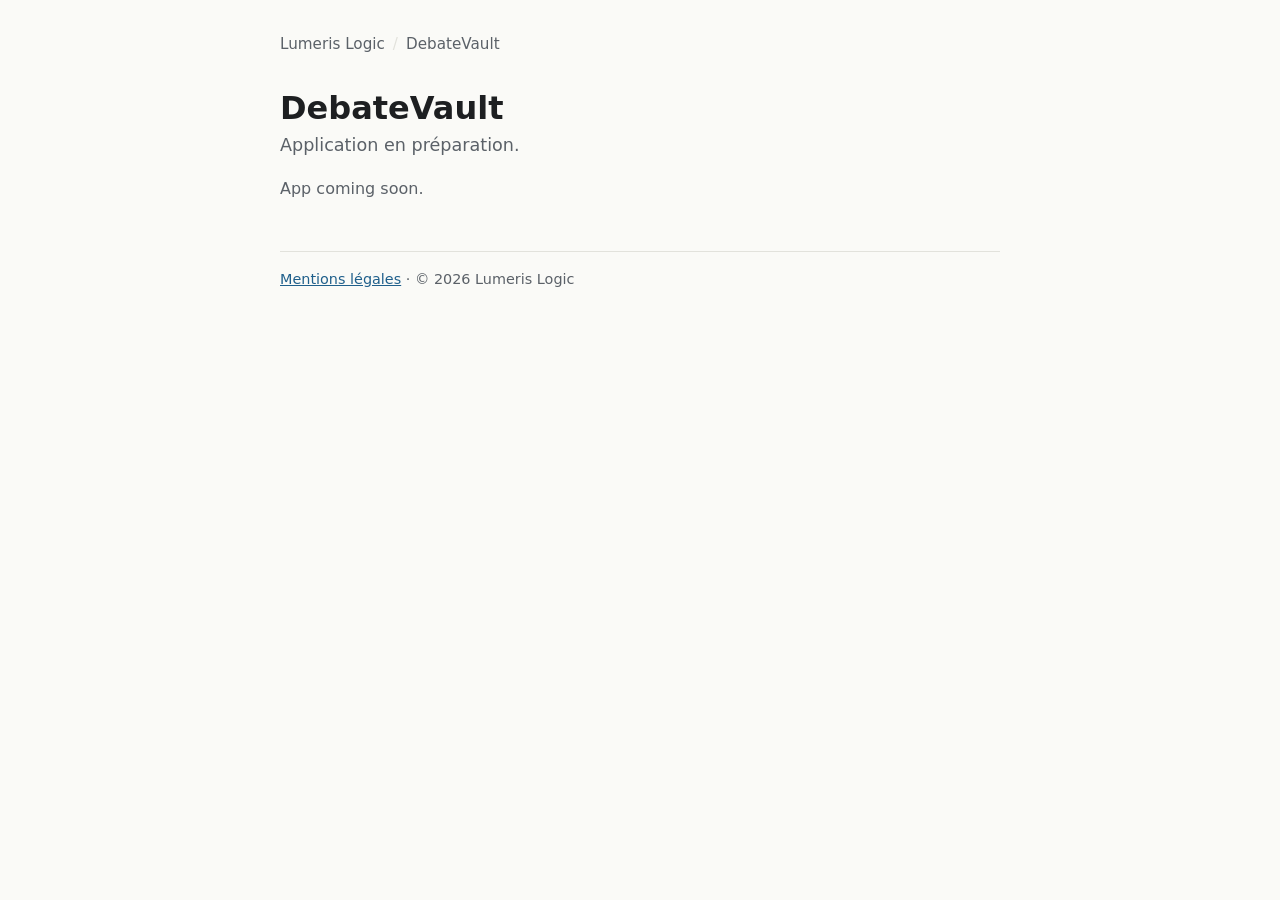
<file: debatevault/index.html>
<!doctype html>
<html lang="fr">
<head>
<meta charset="utf-8">
<meta name="viewport" content="width=device-width, initial-scale=1">
<title>DebateVault</title>
<!-- Page d'attente : remplacer le contenu et retirer noindex avant la sortie de DebateVault. -->
<meta name="robots" content="noindex">
<link rel="stylesheet" href="/assets/site.css">
</head>
<body>
<main>

<header class="site-header">
  <nav class="crumbs" aria-label="Fil d'Ariane"><a href="/">Lumeris Logic</a><span aria-hidden="true">/</span><a href="/debatevault/">DebateVault</a></nav>
</header>

<h1>DebateVault</h1>
<p class="lede">Application en préparation.</p>
<p lang="en" class="placeholder">App coming soon.</p>

<footer class="site-footer">
  <p><a href="/mentions-legales/">Mentions légales</a> · © 2026 Lumeris Logic</p>
</footer>

</main>
</body>
</html>
</file>
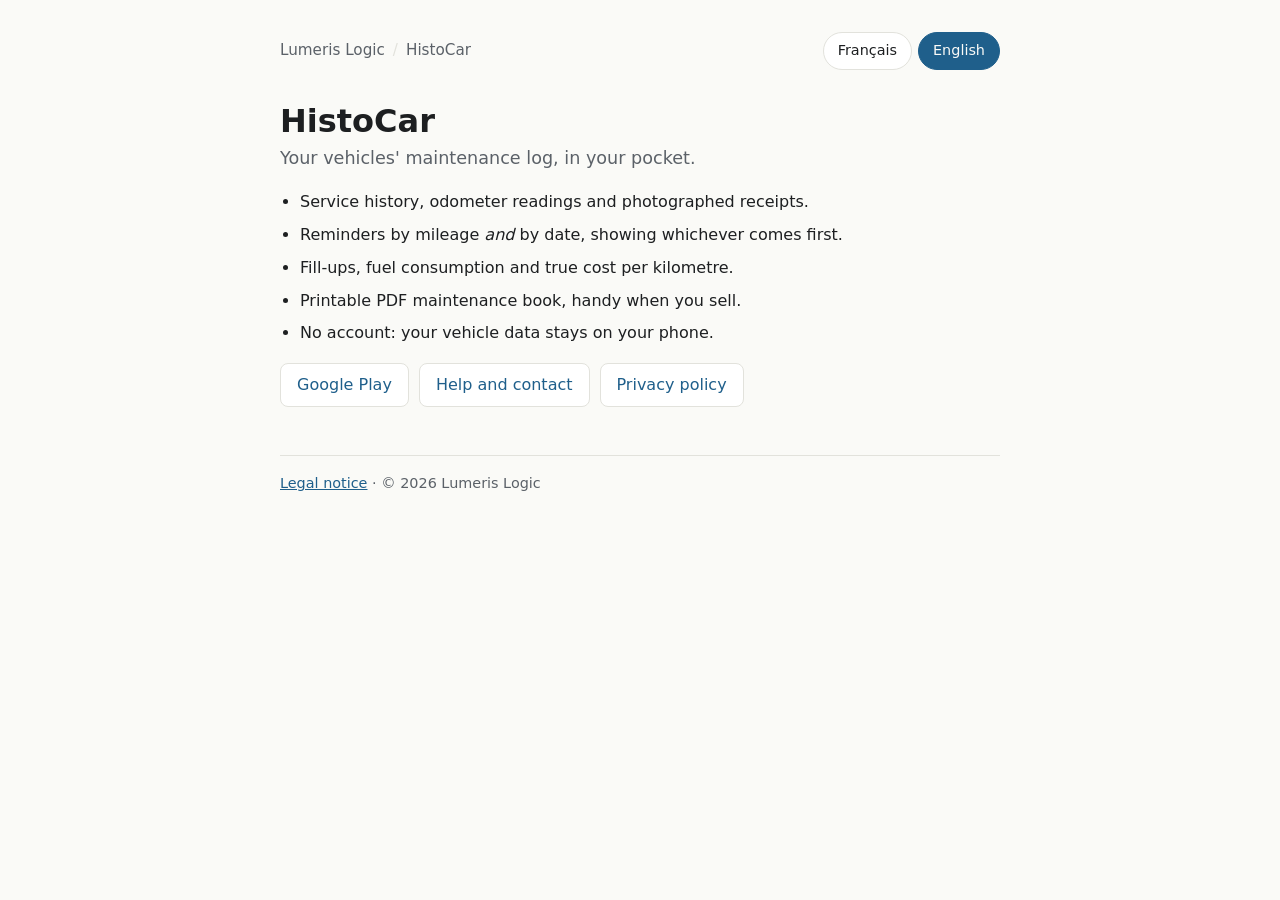
<file: histocar/index.html>
<!doctype html>
<html lang="fr">
<head>
<meta charset="utf-8">
<meta name="viewport" content="width=device-width, initial-scale=1">
<title>HistoCar — Lumeris Logic</title>
<meta name="description" content="HistoCar : carnet d'entretien, rappels, coût réel et export PDF de votre véhicule. / Maintenance log, reminders, true cost and PDF export for your vehicle.">
<script>document.documentElement.classList.add('js');</script>
<link rel="stylesheet" href="/assets/site.css">
</head>
<body>
<main>

<header class="site-header">
  <nav class="crumbs" aria-label="Fil d'Ariane"><a href="/">Lumeris Logic</a><span aria-hidden="true">/</span><a href="/histocar/">HistoCar</a></nav>
  <div class="lang-switch" role="group" aria-label="Langue / Language">
    <button type="button" data-lang="fr" aria-pressed="false">Français</button>
    <button type="button" data-lang="en" aria-pressed="false">English</button>
  </div>
</header>

<section lang="fr" data-title="HistoCar — Lumeris Logic">
<h1>HistoCar</h1>
<p class="lede">Le carnet d'entretien de vos véhicules, dans votre poche.</p>
<ul>
  <li>Historique des entretiens, relevés kilométriques et justificatifs photographiés.</li>
  <li>Rappels selon le kilométrage <em>et</em> la date, avec l'échéance qui tombe en premier.</li>
  <li>Pleins, consommation et coût réel au kilomètre.</li>
  <li>Carnet d'entretien imprimable en PDF, pratique pour une revente.</li>
  <li>Sans compte : vos données de véhicule restent sur votre téléphone.</li>
</ul>
<ul class="links">
  <li><a href="https://play.google.com/store/apps/details?id=com.histocar.app">Google Play</a></li>
  <li><a href="/histocar/support/#fr">Aide et contact</a></li>
  <li><a href="/histocar/privacy/#fr">Politique de confidentialité</a></li>
</ul>
<footer class="site-footer">
  <p><a href="/mentions-legales/">Mentions légales</a> · © 2026 Lumeris Logic</p>
</footer>
</section>

<section lang="en" data-title="HistoCar — Lumeris Logic">
<h1>HistoCar</h1>
<p class="lede">Your vehicles' maintenance log, in your pocket.</p>
<ul>
  <li>Service history, odometer readings and photographed receipts.</li>
  <li>Reminders by mileage <em>and</em> by date, showing whichever comes first.</li>
  <li>Fill-ups, fuel consumption and true cost per kilometre.</li>
  <li>Printable PDF maintenance book, handy when you sell.</li>
  <li>No account: your vehicle data stays on your phone.</li>
</ul>
<ul class="links">
  <li><a href="https://play.google.com/store/apps/details?id=com.histocar.app">Google Play</a></li>
  <li><a href="/histocar/support/#en">Help and contact</a></li>
  <li><a href="/histocar/privacy/#en">Privacy policy</a></li>
</ul>
<footer class="site-footer">
  <p><a href="/mentions-legales/">Legal notice</a> · © 2026 Lumeris Logic</p>
</footer>
</section>

</main>
<script src="/assets/lang-switch.js"></script>
</body>
</html>
</file>
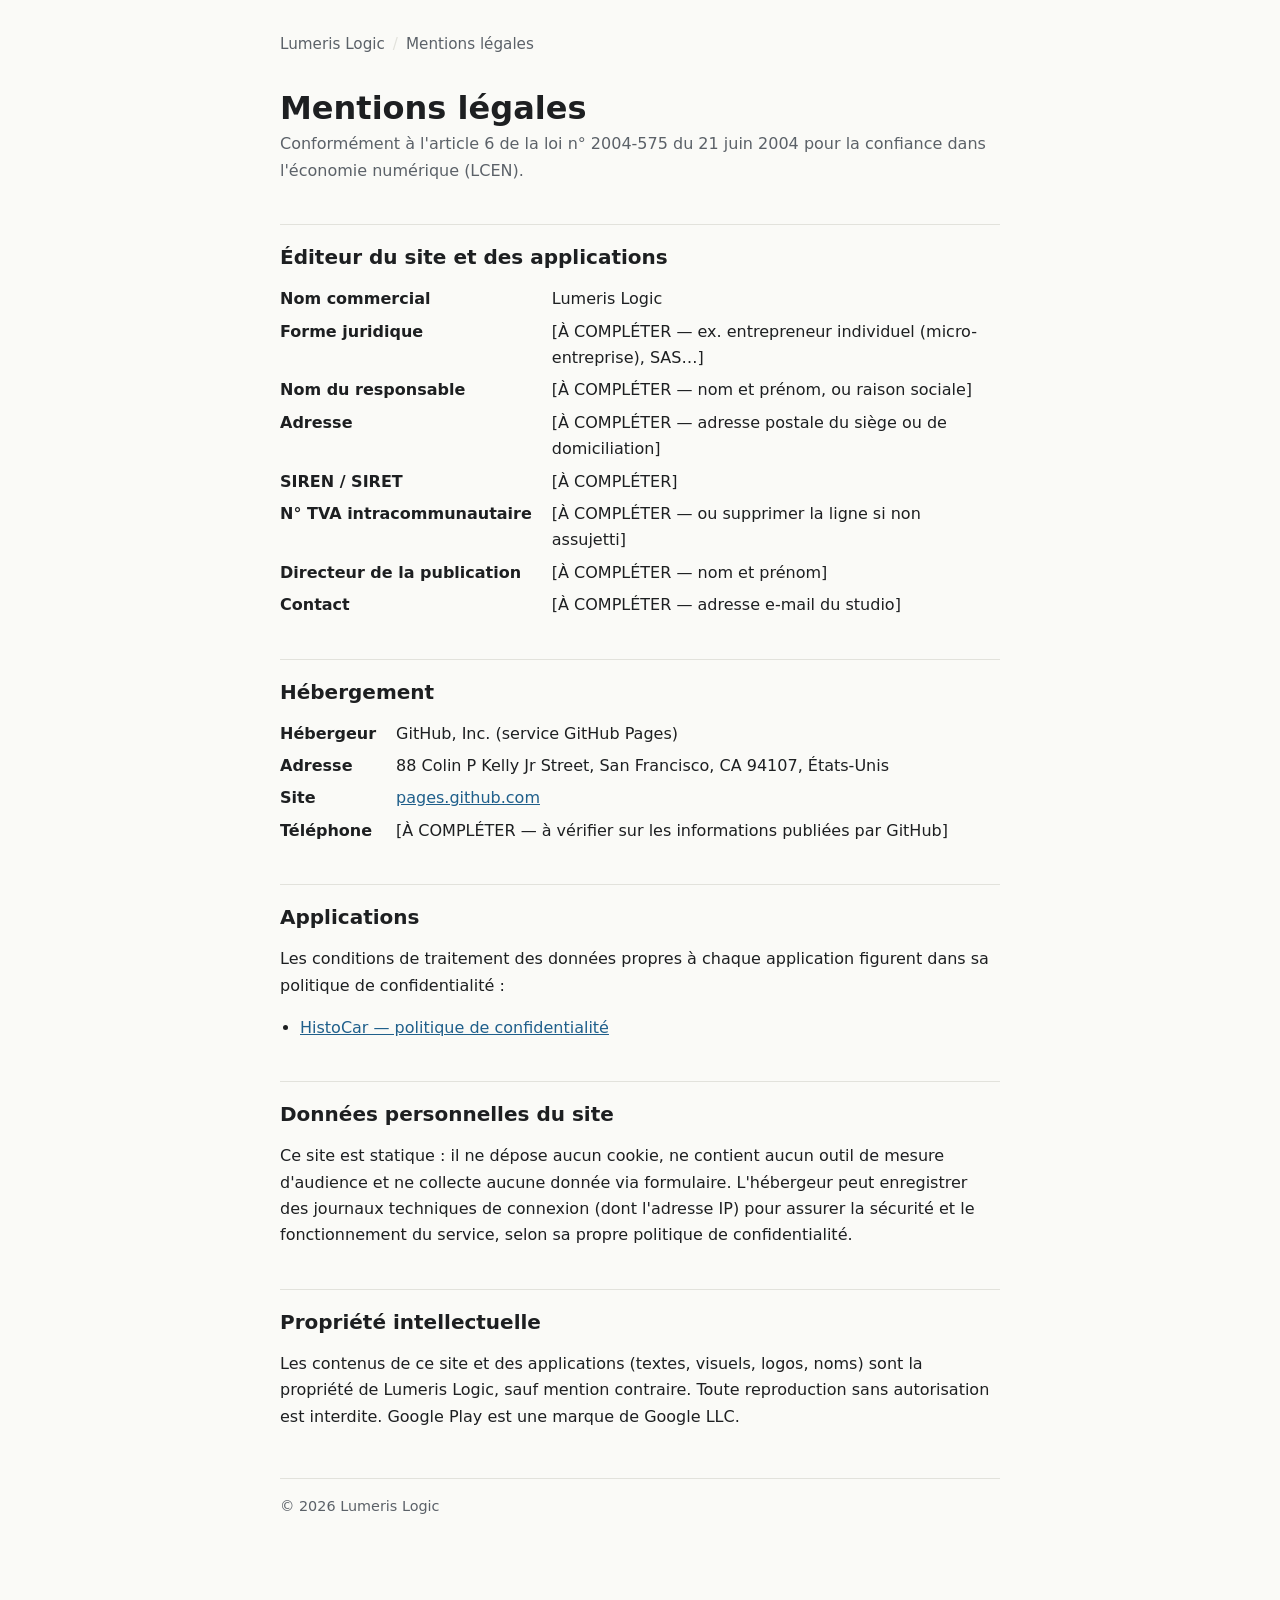
<file: mentions-legales/index.html>
<!doctype html>
<html lang="fr">
<head>
<meta charset="utf-8">
<meta name="viewport" content="width=device-width, initial-scale=1">
<title>Mentions légales — Lumeris Logic</title>
<!-- À RETIRER une fois tous les champs [À COMPLÉTER] renseignés. -->
<meta name="robots" content="noindex">
<link rel="stylesheet" href="/assets/site.css">
</head>
<body>
<main>

<header class="site-header">
  <nav class="crumbs" aria-label="Fil d'Ariane"><a href="/">Lumeris Logic</a><span aria-hidden="true">/</span><a href="/mentions-legales/">Mentions légales</a></nav>
</header>

<h1>Mentions légales</h1>
<p class="meta">Conformément à l'article 6 de la loi n° 2004-575 du 21 juin 2004 pour la confiance dans l'économie numérique (LCEN).</p>

<h2>Éditeur du site et des applications</h2>
<dl class="facts">
  <dt>Nom commercial</dt><dd>Lumeris Logic</dd>
  <dt>Forme juridique</dt><dd>[À COMPLÉTER — ex. entrepreneur individuel (micro-entreprise), SAS…]</dd>
  <dt>Nom du responsable</dt><dd>[À COMPLÉTER — nom et prénom, ou raison sociale]</dd>
  <dt>Adresse</dt><dd>[À COMPLÉTER — adresse postale du siège ou de domiciliation]</dd>
  <dt>SIREN / SIRET</dt><dd>[À COMPLÉTER]</dd>
  <dt>N° TVA intracommunautaire</dt><dd>[À COMPLÉTER — ou supprimer la ligne si non assujetti]</dd>
  <dt>Directeur de la publication</dt><dd>[À COMPLÉTER — nom et prénom]</dd>
  <dt>Contact</dt><dd>[À COMPLÉTER — adresse e-mail du studio]</dd>
</dl>

<h2>Hébergement</h2>
<dl class="facts">
  <dt>Hébergeur</dt><dd>GitHub, Inc. (service GitHub Pages)</dd>
  <dt>Adresse</dt><dd>88 Colin P Kelly Jr Street, San Francisco, CA 94107, États-Unis</dd>
  <dt>Site</dt><dd><a href="https://pages.github.com/" rel="noopener">pages.github.com</a></dd>
  <dt>Téléphone</dt><dd>[À COMPLÉTER — à vérifier sur les informations publiées par GitHub]</dd>
</dl>

<h2>Applications</h2>
<p>Les conditions de traitement des données propres à chaque application figurent dans sa politique de
confidentialité :</p>
<ul>
  <li><a href="/histocar/privacy/">HistoCar — politique de confidentialité</a></li>
</ul>

<h2>Données personnelles du site</h2>
<p>Ce site est statique : il ne dépose aucun cookie, ne contient aucun outil de mesure d'audience et ne collecte
aucune donnée via formulaire. L'hébergeur peut enregistrer des journaux techniques de connexion (dont l'adresse IP)
pour assurer la sécurité et le fonctionnement du service, selon sa propre politique de confidentialité.</p>

<h2>Propriété intellectuelle</h2>
<p>Les contenus de ce site et des applications (textes, visuels, logos, noms) sont la propriété de Lumeris Logic,
sauf mention contraire. Toute reproduction sans autorisation est interdite. Google Play est une marque de Google LLC.</p>

<footer class="site-footer">
  <p>© 2026 Lumeris Logic</p>
</footer>

</main>
</body>
</html>
</file>
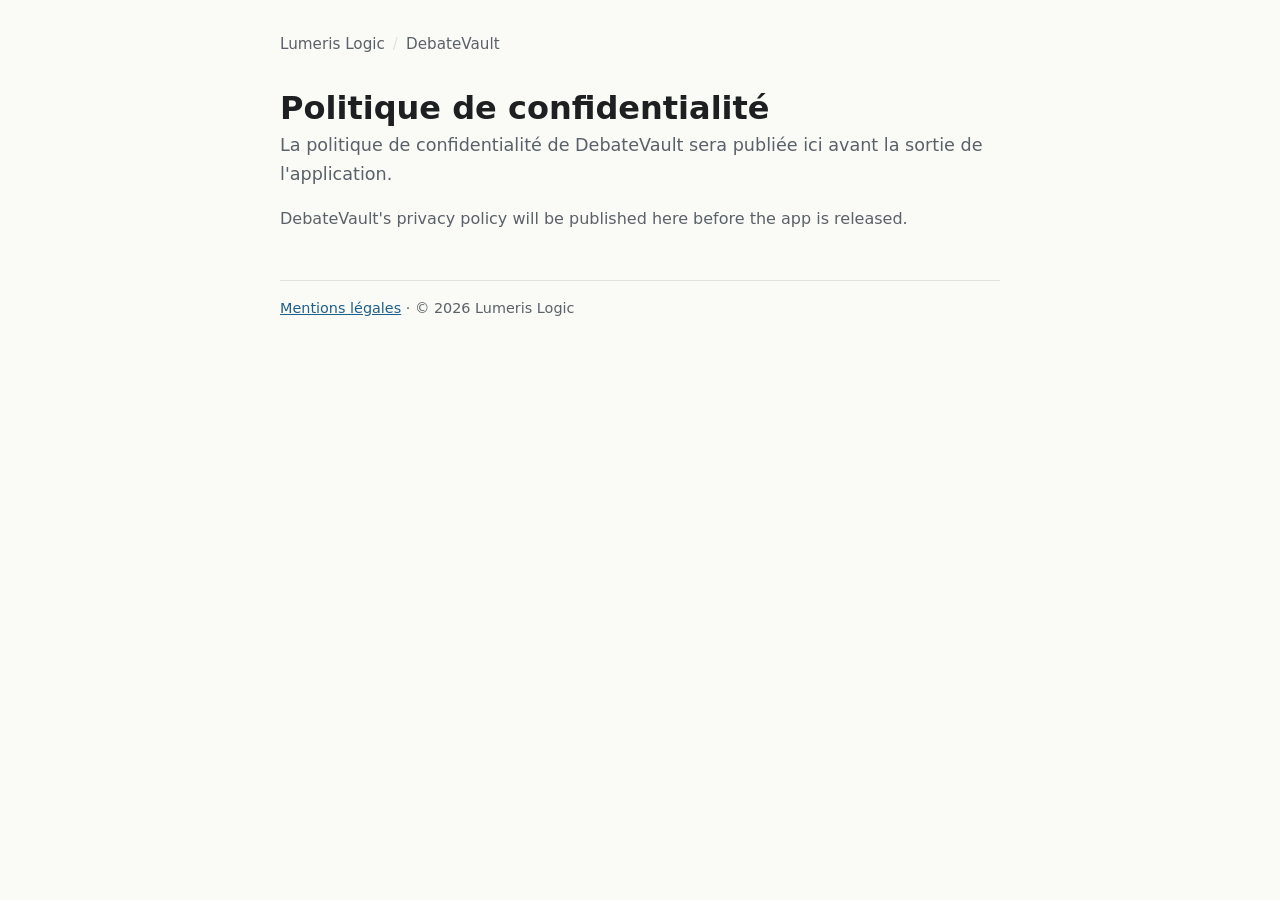
<file: debatevault/privacy/index.html>
<!doctype html>
<html lang="fr">
<head>
<meta charset="utf-8">
<meta name="viewport" content="width=device-width, initial-scale=1">
<title>Politique de confidentialité — DebateVault</title>
<!-- Page d'attente : remplacer le contenu et retirer noindex avant la sortie de DebateVault. -->
<meta name="robots" content="noindex">
<link rel="stylesheet" href="/assets/site.css">
</head>
<body>
<main>

<header class="site-header">
  <nav class="crumbs" aria-label="Fil d'Ariane"><a href="/">Lumeris Logic</a><span aria-hidden="true">/</span><a href="/debatevault/">DebateVault</a></nav>
</header>

<h1>Politique de confidentialité</h1>
<p class="lede">La politique de confidentialité de DebateVault sera publiée ici avant la sortie de l'application.</p>
<p lang="en" class="placeholder">DebateVault's privacy policy will be published here before the app is released.</p>

<footer class="site-footer">
  <p><a href="/mentions-legales/">Mentions légales</a> · © 2026 Lumeris Logic</p>
</footer>

</main>
</body>
</html>
</file>
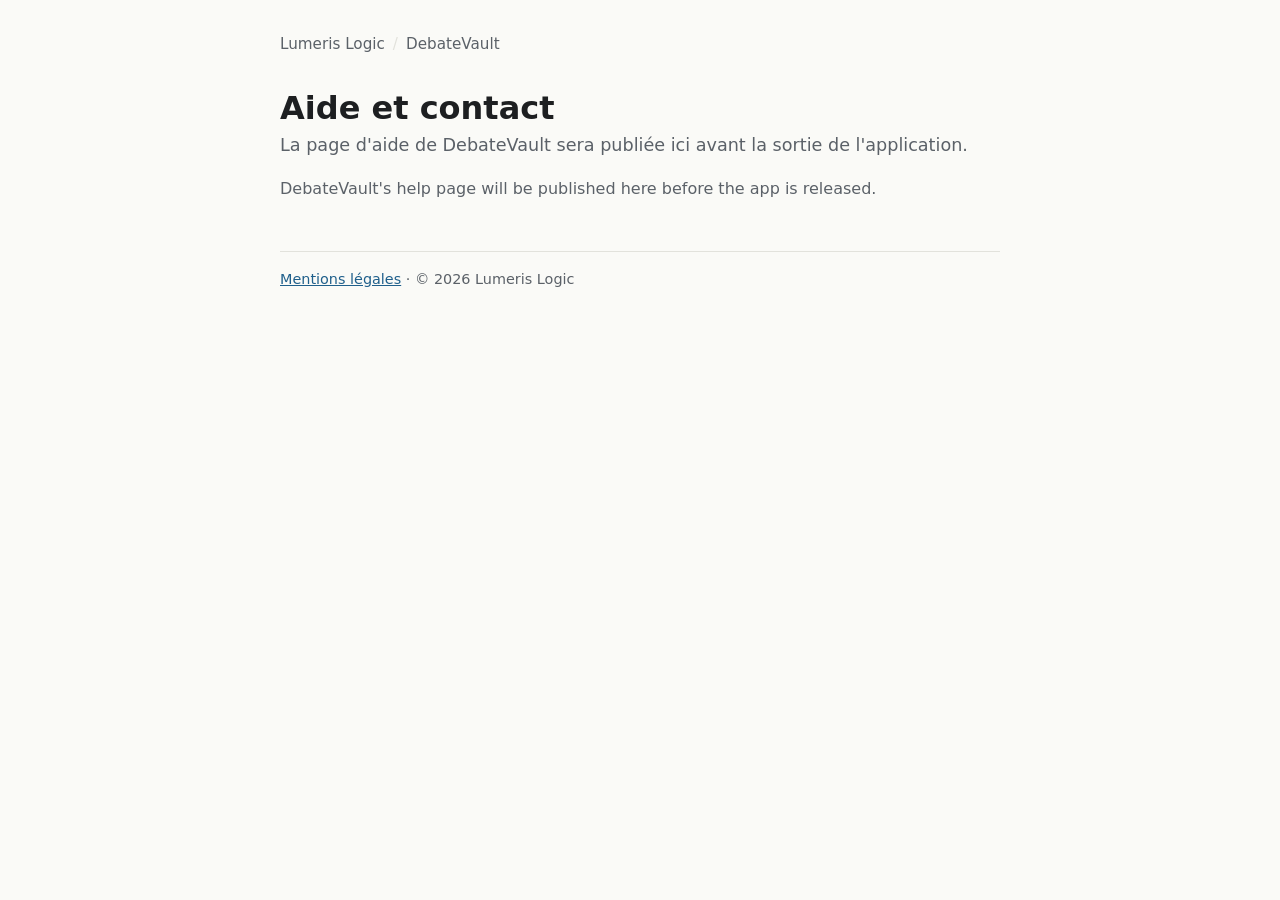
<file: debatevault/support/index.html>
<!doctype html>
<html lang="fr">
<head>
<meta charset="utf-8">
<meta name="viewport" content="width=device-width, initial-scale=1">
<title>Aide et contact — DebateVault</title>
<!-- Page d'attente : remplacer le contenu et retirer noindex avant la sortie de DebateVault. -->
<meta name="robots" content="noindex">
<link rel="stylesheet" href="/assets/site.css">
</head>
<body>
<main>

<header class="site-header">
  <nav class="crumbs" aria-label="Fil d'Ariane"><a href="/">Lumeris Logic</a><span aria-hidden="true">/</span><a href="/debatevault/">DebateVault</a></nav>
</header>

<h1>Aide et contact</h1>
<p class="lede">La page d'aide de DebateVault sera publiée ici avant la sortie de l'application.</p>
<p lang="en" class="placeholder">DebateVault's help page will be published here before the app is released.</p>

<footer class="site-footer">
  <p><a href="/mentions-legales/">Mentions légales</a> · © 2026 Lumeris Logic</p>
</footer>

</main>
</body>
</html>
</file>
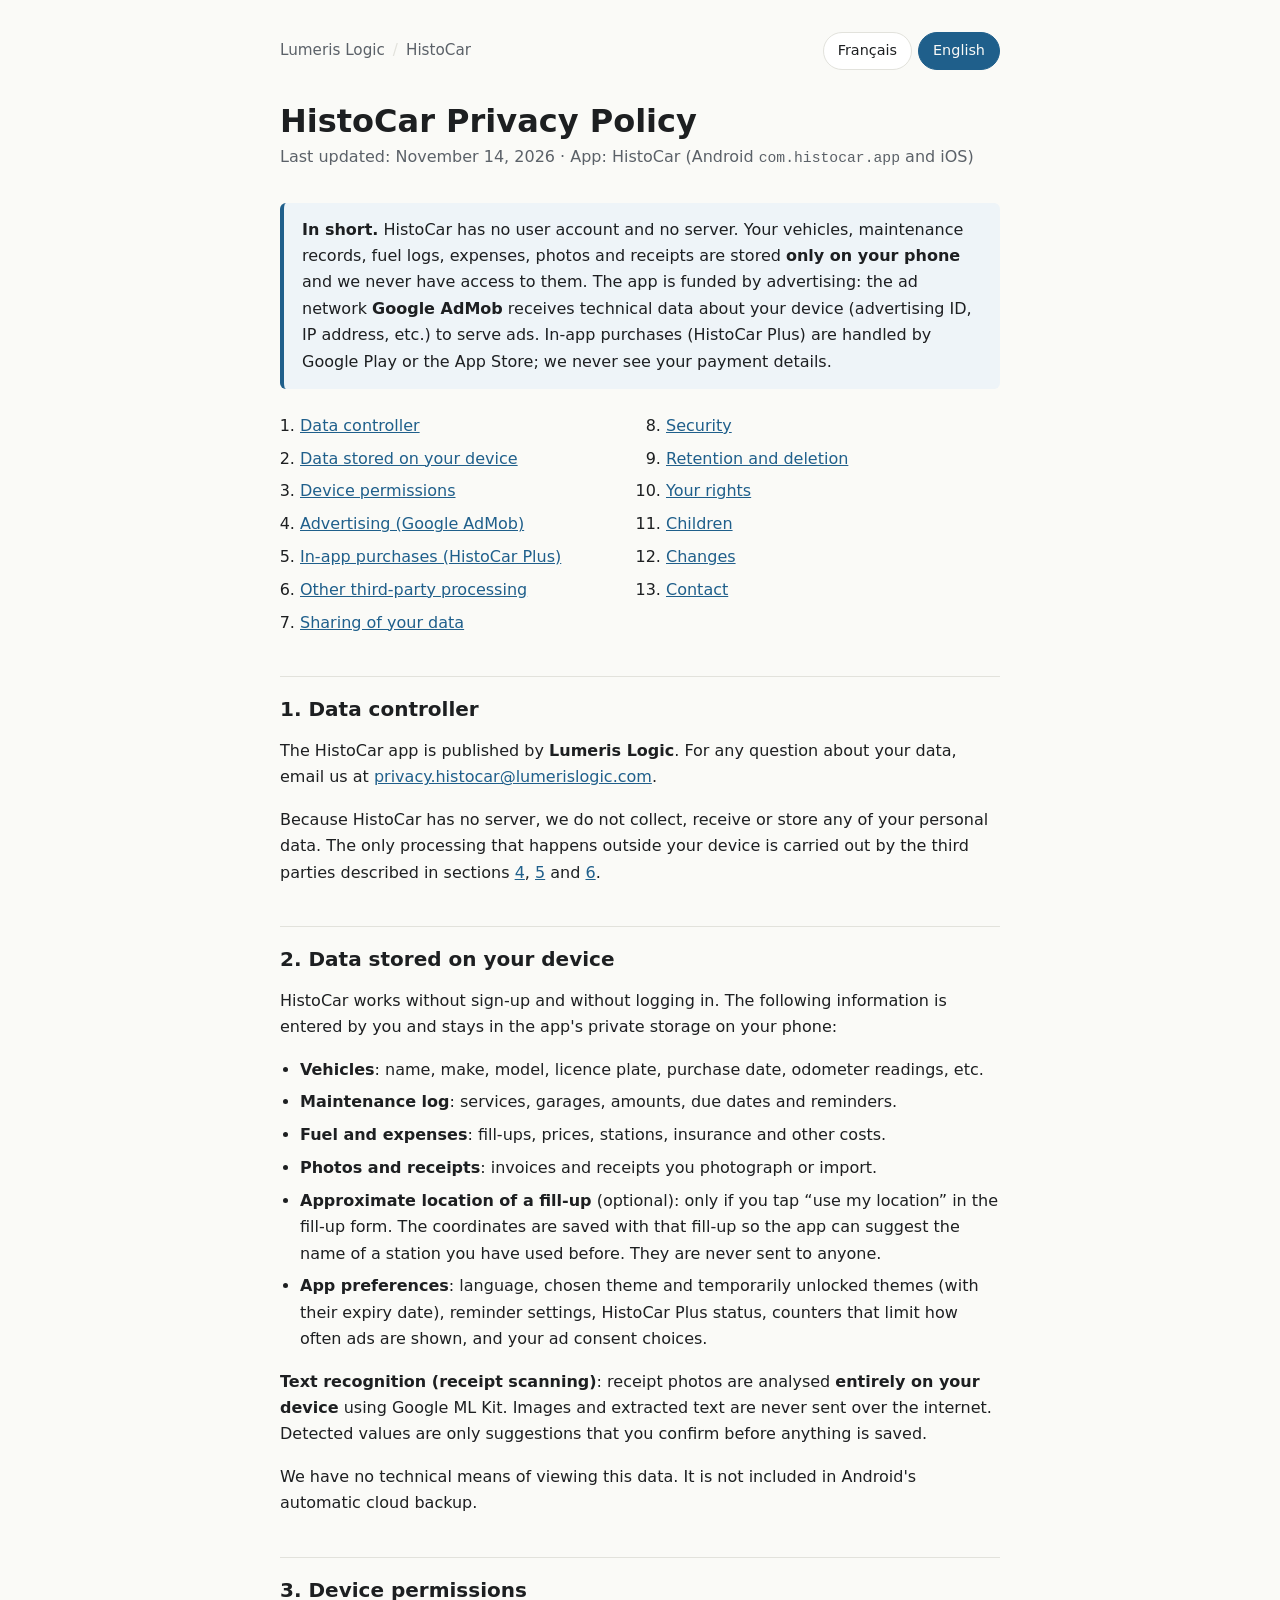
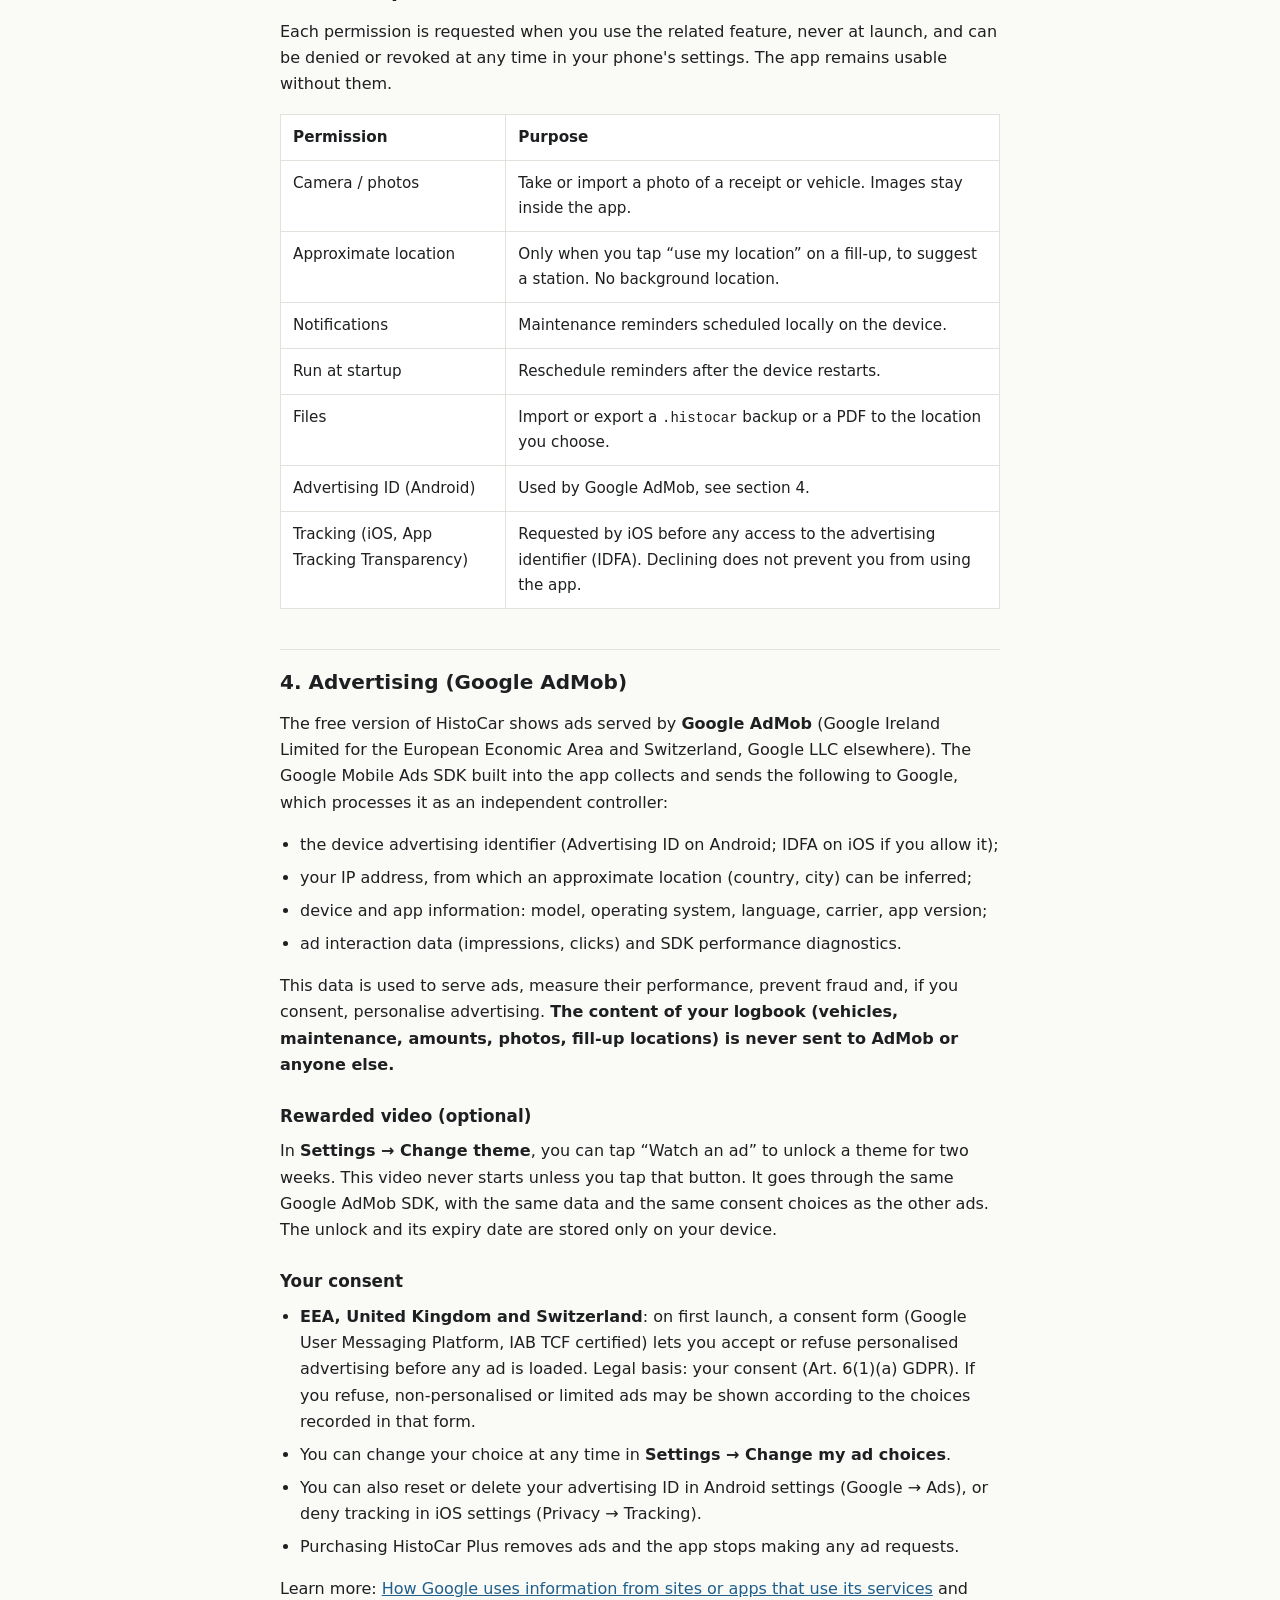
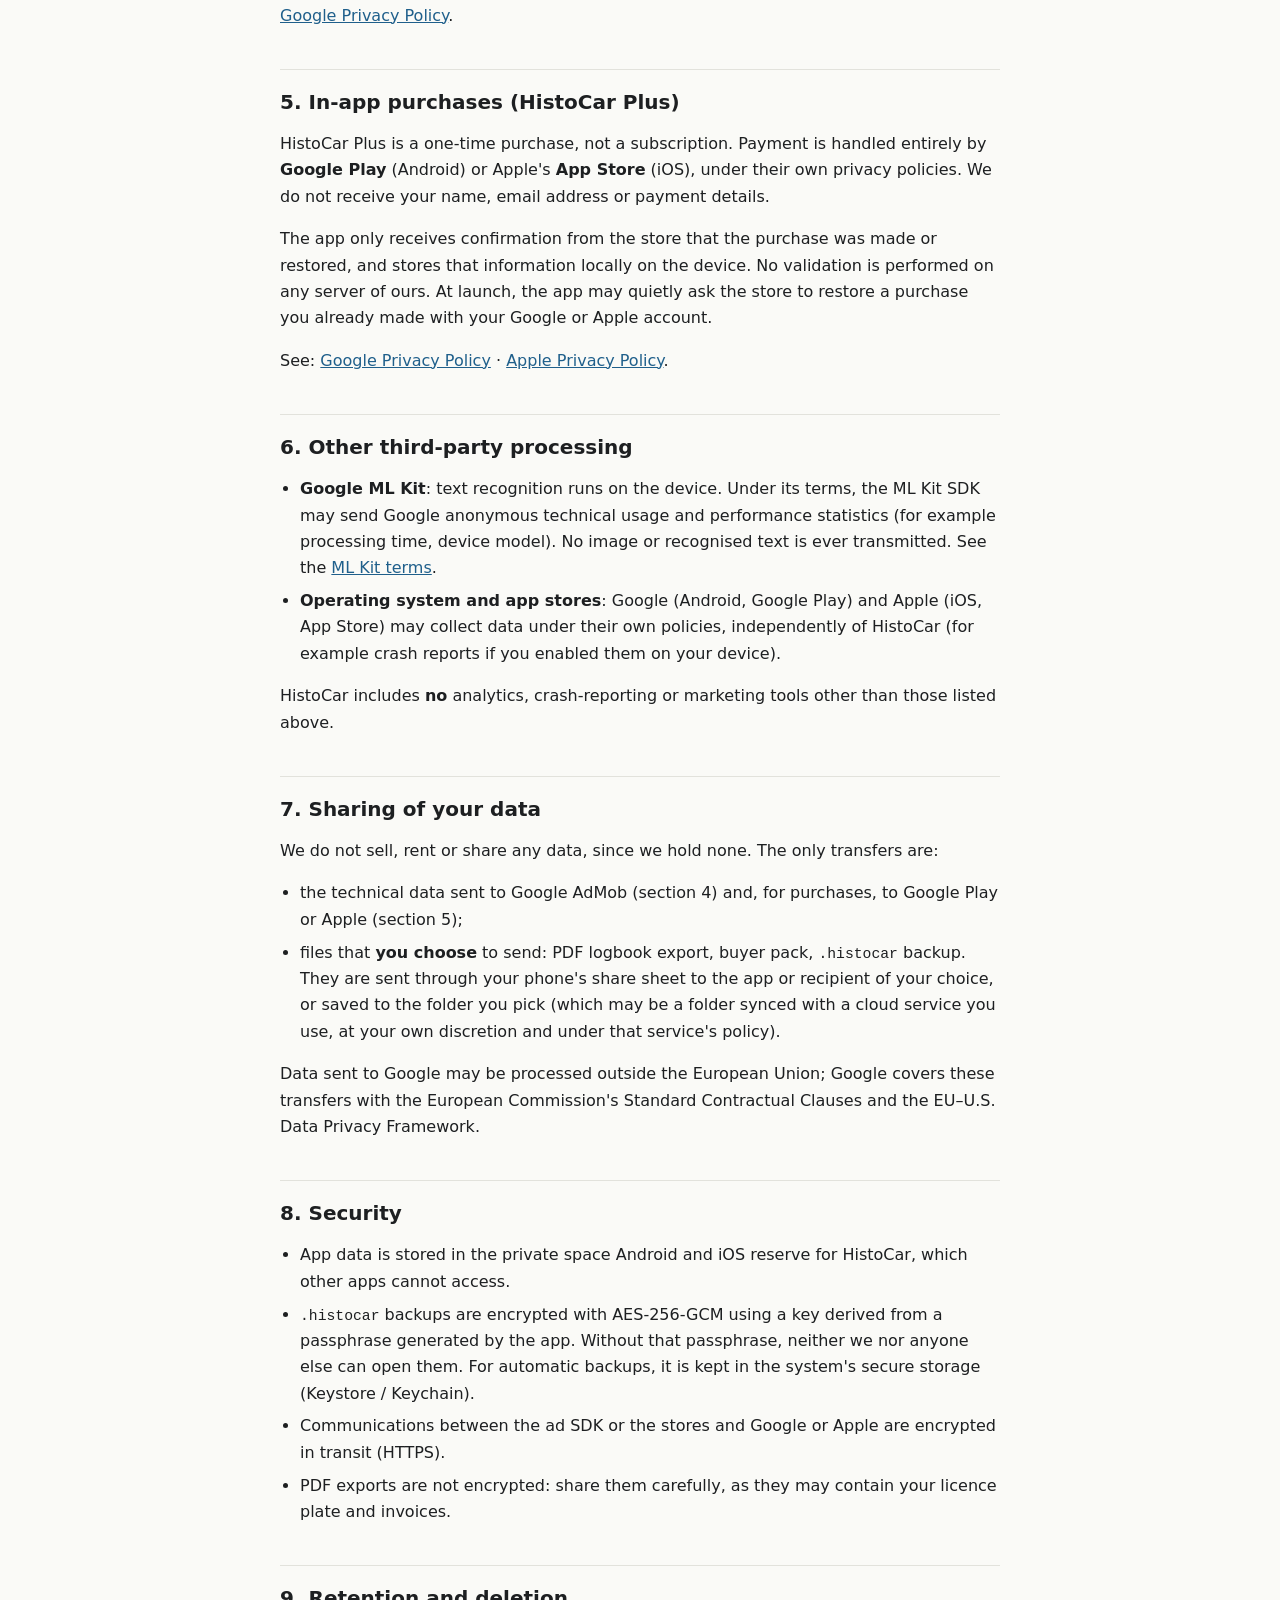
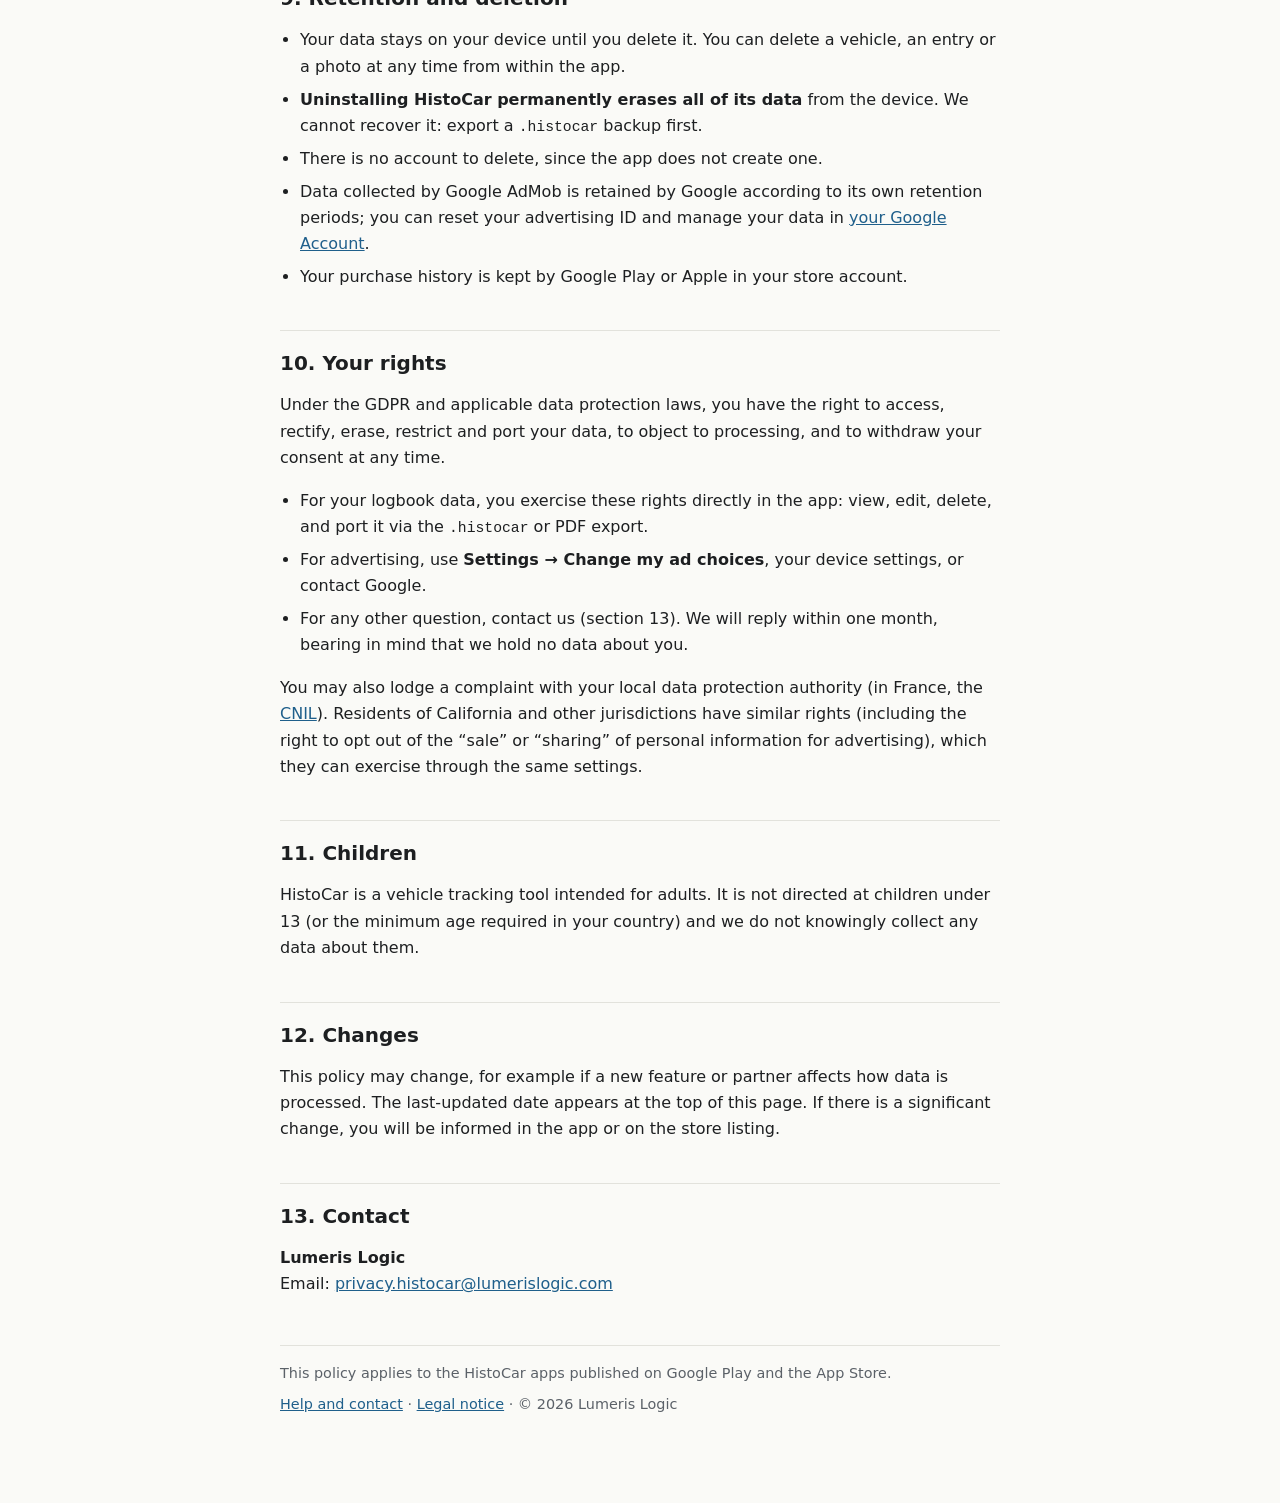
<file: histocar/privacy/index.html>
<!doctype html>
<html lang="fr">
<head>
<meta charset="utf-8">
<meta name="viewport" content="width=device-width, initial-scale=1">
<title>Politique de confidentialité · Privacy Policy — HistoCar</title>
<meta name="description" content="Politique de confidentialité de l'application HistoCar / Privacy policy for the HistoCar app.">
<script>document.documentElement.classList.add('js');</script>
<link rel="stylesheet" href="/assets/site.css">
</head>
<body>
<main>

<header class="site-header">
  <nav class="crumbs" aria-label="Fil d'Ariane"><a href="/">Lumeris Logic</a><span aria-hidden="true">/</span><a href="/histocar/">HistoCar</a></nav>
  <div class="lang-switch" role="group" aria-label="Langue / Language">
    <button type="button" data-lang="fr" aria-pressed="false">Français</button>
    <button type="button" data-lang="en" aria-pressed="false">English</button>
  </div>
</header>


<section lang="fr" data-title="Politique de confidentialité — HistoCar">
<h1>Politique de confidentialité de HistoCar</h1>
<p class="meta">Dernière mise à jour&nbsp;: 14 novembre 2026 · Application&nbsp;: HistoCar (Android <code>com.histocar.app</code> et iOS)</p>

<div class="note">
  <p><strong>En bref.</strong> HistoCar n'a ni compte utilisateur ni serveur. Vos véhicules, entretiens, pleins,
  dépenses, photos et justificatifs sont enregistrés <strong>uniquement sur votre téléphone</strong> et nous n'y avons
  jamais accès. L'application est financée par la publicité&nbsp;: la régie <strong>Google AdMob</strong> reçoit des
  données techniques sur votre appareil (identifiant publicitaire, adresse IP, etc.) pour afficher des annonces.
  Les achats intégrés (HistoCar Plus) sont traités par Google Play ou l'App Store&nbsp;; nous ne voyons jamais vos
  informations de paiement.</p>
</div>

<nav class="toc" aria-label="Sommaire">
  <ol>
    <li><a href="#fr-responsable">Responsable du traitement</a></li>
    <li><a href="#fr-locales">Données stockées sur votre appareil</a></li>
    <li><a href="#fr-permissions">Autorisations de l'appareil</a></li>
    <li><a href="#fr-publicite">Publicité (Google AdMob)</a></li>
    <li><a href="#fr-achats">Achats intégrés (HistoCar Plus)</a></li>
    <li><a href="#fr-tiers">Autres traitements par des tiers</a></li>
    <li><a href="#fr-partage">Partage de vos données</a></li>
    <li><a href="#fr-securite">Sécurité</a></li>
    <li><a href="#fr-conservation">Conservation et suppression</a></li>
    <li><a href="#fr-droits">Vos droits</a></li>
    <li><a href="#fr-enfants">Enfants</a></li>
    <li><a href="#fr-modifications">Modifications</a></li>
    <li><a href="#fr-contact">Contact</a></li>
  </ol>
</nav>

<h2 id="fr-responsable">1. Responsable du traitement</h2>
<p>L'application HistoCar est éditée par <strong>Lumeris Logic</strong>. Pour toute question relative à vos données, écrivez-nous à
<a href="mailto:privacy.histocar@lumerislogic.com">privacy.histocar@lumerislogic.com</a>.</p>
<p>Comme HistoCar ne dispose d'aucun serveur, nous ne collectons, ne recevons et ne stockons aucune de vos données
personnelles. Les seuls traitements réalisés hors de votre appareil le sont par les tiers décrits aux sections
<a href="#fr-publicite">4</a>, <a href="#fr-achats">5</a> et <a href="#fr-tiers">6</a>.</p>

<h2 id="fr-locales">2. Données stockées sur votre appareil</h2>
<p>HistoCar fonctionne sans création de compte et sans connexion. Les informations suivantes sont saisies par vous
et restent dans le stockage privé de l'application, sur votre téléphone&nbsp;:</p>
<ul>
  <li><strong>Véhicules</strong>&nbsp;: nom, marque, modèle, immatriculation, date d'achat, relevés kilométriques, etc.</li>
  <li><strong>Carnet d'entretien</strong>&nbsp;: interventions, garages, montants, échéances et rappels.</li>
  <li><strong>Carburant et dépenses</strong>&nbsp;: pleins, prix, stations, assurances et autres frais.</li>
  <li><strong>Photos et justificatifs</strong>&nbsp;: factures et tickets que vous photographiez ou importez.</li>
  <li><strong>Position approximative d'un plein</strong> (facultatif)&nbsp;: uniquement si vous touchez «&nbsp;utiliser ma
  position&nbsp;» dans le formulaire de plein. Les coordonnées sont enregistrées avec ce plein pour vous suggérer le nom
  d'une station où vous êtes déjà allé. Elles ne sont envoyées à personne.</li>
  <li><strong>Préférences de l'application</strong>&nbsp;: langue, thème choisi et thèmes débloqués temporairement (avec
  leur date d'expiration), réglages de rappels, statut HistoCar Plus, compteurs limitant la fréquence des publicités,
  choix de consentement publicitaire.</li>
</ul>
<p><strong>Reconnaissance de texte (scan de factures)</strong>&nbsp;: l'analyse des photos de justificatifs est faite
<strong>entièrement sur l'appareil</strong> grâce à Google ML Kit. Les images et le texte extrait ne sont jamais
envoyés sur Internet. Les valeurs détectées sont de simples suggestions que vous validez avant tout enregistrement.</p>
<p>Nous n'avons aucun moyen technique de consulter ces données. Elles ne sont pas incluses dans la sauvegarde cloud
automatique d'Android.</p>

<h2 id="fr-permissions">3. Autorisations de l'appareil</h2>
<p>Chaque autorisation est demandée au moment où vous utilisez la fonction concernée, jamais au lancement, et peut
être refusée ou retirée à tout moment dans les réglages du téléphone. L'application reste utilisable sans elles.</p>
<div class="table-wrap">
<table>
  <thead><tr><th>Autorisation</th><th>Utilisation</th></tr></thead>
  <tbody>
    <tr><td>Appareil photo / photos</td><td>Photographier ou importer une facture ou une photo de véhicule. Les images restent dans l'application.</td></tr>
    <tr><td>Localisation approximative</td><td>Uniquement au toucher du bouton «&nbsp;utiliser ma position&nbsp;» d'un plein, pour suggérer une station. Aucune localisation en arrière-plan.</td></tr>
    <tr><td>Notifications</td><td>Rappels d'entretien programmés localement sur l'appareil.</td></tr>
    <tr><td>Démarrage de l'appareil</td><td>Reprogrammer les rappels après un redémarrage.</td></tr>
    <tr><td>Fichiers</td><td>Importer ou exporter une sauvegarde <code>.histocar</code> ou un PDF dans l'emplacement que vous choisissez.</td></tr>
    <tr><td>Identifiant publicitaire (Android)</td><td>Utilisé par Google AdMob, voir section 4.</td></tr>
    <tr><td>Suivi publicitaire (iOS, App Tracking Transparency)</td><td>Demandé par iOS avant tout accès à l'identifiant publicitaire (IDFA). Refuser n'empêche pas d'utiliser l'application.</td></tr>
  </tbody>
</table>
</div>

<h2 id="fr-publicite">4. Publicité (Google AdMob)</h2>
<p>La version gratuite de HistoCar affiche des publicités fournies par <strong>Google AdMob</strong> (Google Ireland
Limited pour l'Espace économique européen et la Suisse, Google LLC ailleurs). Le SDK Google Mobile Ads intégré à
l'application collecte et transmet à Google, qui les traite en tant que responsable de traitement indépendant&nbsp;:</p>
<ul>
  <li>l'identifiant publicitaire de l'appareil (Advertising ID sur Android, IDFA sur iOS si vous l'autorisez)&nbsp;;</li>
  <li>l'adresse IP, dont on peut déduire une localisation approximative (pays, ville)&nbsp;;</li>
  <li>des informations sur l'appareil et l'application&nbsp;: modèle, système d'exploitation, langue, opérateur,
  version de l'application&nbsp;;</li>
  <li>des données d'interaction avec les annonces (affichages, clics) et des diagnostics de performance du SDK.</li>
</ul>
<p>Ces données servent à afficher des annonces, à mesurer leurs performances, à prévenir la fraude et, si vous y
consentez, à personnaliser la publicité. <strong>Le contenu de votre carnet (véhicules, entretiens, montants,
photos, positions des pleins) n'est jamais transmis à AdMob ni à qui que ce soit.</strong></p>
<h3>Vidéo récompensée (facultative)</h3>
<p>Dans <strong>Réglages → Modifier le thème</strong>, vous pouvez toucher «&nbsp;Regarder une pub&nbsp;» pour débloquer
un thème pendant deux semaines. Cette vidéo n'est jamais lancée sans ce geste de votre part. Elle passe par le même
SDK Google AdMob, avec les mêmes données et les mêmes choix de consentement que les autres annonces. Le déblocage et
sa date d'expiration sont enregistrés uniquement sur votre appareil.</p>
<h3>Votre consentement</h3>
<ul>
  <li><strong>EEE, Royaume-Uni et Suisse</strong>&nbsp;: au premier lancement, un formulaire de consentement (Google User
  Messaging Platform, certifié IAB TCF) vous permet d'accepter ou de refuser la publicité personnalisée avant tout
  chargement d'annonce. Base légale&nbsp;: votre consentement (art. 6.1.a RGPD). En cas de refus, des annonces non
  personnalisées ou limitées peuvent être affichées sur la base des choix enregistrés dans ce formulaire.</li>
  <li>Vous pouvez modifier votre choix à tout moment dans <strong>Réglages → Modifier mes choix publicitaires</strong>.</li>
  <li>Vous pouvez aussi réinitialiser ou supprimer votre identifiant publicitaire dans les réglages Android
  (Google → Annonces), ou refuser le suivi dans les réglages iOS (Confidentialité → Suivi).</li>
  <li>Achat de HistoCar Plus&nbsp;: les publicités sont supprimées et l'application n'effectue plus aucune requête
  publicitaire.</li>
</ul>
<p>Pour en savoir plus&nbsp;: <a href="https://policies.google.com/technologies/partner-sites" rel="noopener">Comment Google
utilise les données des applications partenaires</a> et
<a href="https://policies.google.com/privacy" rel="noopener">Règles de confidentialité de Google</a>.</p>

<h2 id="fr-achats">5. Achats intégrés (HistoCar Plus)</h2>
<p>HistoCar Plus est un achat unique, sans abonnement. Le paiement est entièrement géré par <strong>Google
Play</strong> (Android) ou l'<strong>App Store d'Apple</strong> (iOS), selon leurs propres politiques de
confidentialité. Nous ne recevons ni votre nom, ni votre adresse e-mail, ni vos coordonnées bancaires.</p>
<p>L'application reçoit seulement de la boutique la confirmation que l'achat a été effectué ou restauré, et
enregistre cette information localement sur l'appareil. Aucune validation n'est faite sur un serveur nous
appartenant. Au lancement, l'application peut interroger discrètement la boutique pour restaurer un achat déjà
effectué avec votre compte Google ou Apple.</p>
<p>Consulter&nbsp;: <a href="https://policies.google.com/privacy" rel="noopener">Règles de confidentialité de Google</a> ·
<a href="https://www.apple.com/fr/legal/privacy/" rel="noopener">Engagement de confidentialité d'Apple</a>.</p>

<h2 id="fr-tiers">6. Autres traitements par des tiers</h2>
<ul>
  <li><strong>Google ML Kit</strong>&nbsp;: la reconnaissance de texte s'exécute sur l'appareil. Conformément à ses
  conditions, le SDK ML Kit peut envoyer à Google des statistiques techniques anonymes d'utilisation et de
  performance (par exemple durée de traitement, modèle d'appareil). Aucune image ni aucun texte reconnu n'est
  transmis. Voir <a href="https://developers.google.com/ml-kit/terms" rel="noopener">les conditions de ML Kit</a>.</li>
  <li><strong>Système d'exploitation et boutiques</strong>&nbsp;: Google (Android, Google Play) et Apple (iOS, App Store)
  peuvent collecter des données selon leurs propres politiques, indépendamment de HistoCar (par exemple rapports de
  plantage si vous les avez activés sur votre appareil).</li>
</ul>
<p>HistoCar n'intègre <strong>aucun</strong> outil d'analyse d'audience, de suivi de plantages ou de marketing
autre que ceux mentionnés ci-dessus.</p>

<h2 id="fr-partage">7. Partage de vos données</h2>
<p>Nous ne vendons, ne louons et ne partageons aucune donnée, puisque nous n'en détenons pas. Les seules
transmissions sont&nbsp;:</p>
<ul>
  <li>les données techniques envoyées à Google AdMob (section 4) et, pour les achats, à Google Play ou Apple
  (section 5)&nbsp;;</li>
  <li>les fichiers que <strong>vous choisissez</strong> d'envoyer&nbsp;: export PDF du carnet, pack acheteur, sauvegarde
  <code>.histocar</code>. Ils sont transmis via le menu de partage du téléphone vers l'application ou le destinataire
  de votre choix, ou enregistrés dans le dossier que vous désignez (qui peut être un dossier synchronisé avec un
  service cloud que vous utilisez, sous votre responsabilité et selon la politique de ce service).</li>
</ul>
<p>Les données transmises à Google peuvent être traitées hors de l'Union européenne&nbsp;; Google encadre ces transferts
par les clauses contractuelles types de la Commission européenne et le Data Privacy Framework UE–États-Unis.</p>

<h2 id="fr-securite">8. Sécurité</h2>
<ul>
  <li>Les données de l'application sont stockées dans l'espace privé qu'Android et iOS réservent à HistoCar,
  inaccessible aux autres applications.</li>
  <li>Les sauvegardes <code>.histocar</code> sont chiffrées en AES-256-GCM avec une clé dérivée d'une phrase secrète
  générée par l'application. Sans cette phrase, ni nous ni personne ne peut les ouvrir. Pour la sauvegarde
  automatique, elle est conservée dans le stockage sécurisé du système (Keystore / Trousseau).</li>
  <li>Les communications du SDK publicitaire et des boutiques avec Google et Apple sont chiffrées en transit (HTTPS).</li>
  <li>Les exports PDF ne sont pas chiffrés&nbsp;: partagez-les avec discernement, ils peuvent contenir votre immatriculation
  et vos factures.</li>
</ul>

<h2 id="fr-conservation">9. Conservation et suppression</h2>
<ul>
  <li>Vos données restent sur votre appareil tant que vous ne les supprimez pas. Vous pouvez supprimer à tout moment un
  véhicule, une entrée ou une photo depuis l'application.</li>
  <li><strong>Désinstaller HistoCar efface définitivement toutes ses données</strong> de l'appareil. Nous ne pouvons pas
  les récupérer&nbsp;: pensez à exporter une sauvegarde <code>.histocar</code> avant.</li>
  <li>Il n'existe pas de compte à supprimer, puisque l'application n'en crée pas.</li>
  <li>Les données collectées par Google AdMob sont conservées par Google selon ses propres durées&nbsp;; vous pouvez
  réinitialiser votre identifiant publicitaire et gérer vos données sur
  <a href="https://myaccount.google.com/data-and-privacy" rel="noopener">votre compte Google</a>.</li>
  <li>L'historique de vos achats est conservé par Google Play ou Apple dans votre compte boutique.</li>
</ul>

<h2 id="fr-droits">10. Vos droits</h2>
<p>Conformément au RGPD et à la loi Informatique et Libertés, vous disposez d'un droit d'accès, de rectification,
d'effacement, de limitation, de portabilité, d'opposition et de retrait de votre consentement à tout moment.</p>
<ul>
  <li>Pour les données de votre carnet, vous exercez ces droits directement dans l'application&nbsp;: consultation,
  modification, suppression, et portabilité via l'export <code>.histocar</code> ou PDF.</li>
  <li>Pour la publicité, utilisez <strong>Réglages → Modifier mes choix publicitaires</strong>, les réglages de votre
  appareil, ou adressez-vous à Google.</li>
  <li>Pour toute autre question, contactez-nous (section 13). Nous vous répondrons dans un délai d'un mois, en
  sachant que nous ne détenons aucune donnée vous concernant.</li>
</ul>
<p>Vous pouvez également introduire une réclamation auprès de la
<a href="https://www.cnil.fr/fr/plaintes" rel="noopener">CNIL</a> ou de l'autorité de protection des données de votre
pays. Les résidents de Californie et d'autres juridictions disposent de droits similaires (notamment celui de
refuser la «&nbsp;vente&nbsp;» ou le «&nbsp;partage&nbsp;» de données à des fins publicitaires), qu'ils peuvent exercer via les
mêmes réglages.</p>

<h2 id="fr-enfants">11. Enfants</h2>
<p>HistoCar est un outil de suivi de véhicule destiné aux adultes. Il ne s'adresse pas aux enfants de moins de
13 ans (ou de l'âge minimum requis dans votre pays, 15 ans en France pour le consentement en ligne) et nous ne
collectons sciemment aucune donnée les concernant.</p>

<h2 id="fr-modifications">12. Modifications</h2>
<p>Cette politique peut évoluer, par exemple si une nouvelle fonctionnalité ou un nouveau partenaire modifie le
traitement des données. La date de mise à jour figure en haut de la page. En cas de changement important, vous en
serez informé dans l'application ou sur la fiche de la boutique.</p>

<h2 id="fr-contact">13. Contact</h2>
<p><strong>Lumeris Logic</strong><br>
E-mail&nbsp;: <a href="mailto:privacy.histocar@lumerislogic.com">privacy.histocar@lumerislogic.com</a></p>

<footer class="site-footer">
  <p>Cette politique s'applique aux applications HistoCar publiées sur Google Play et l'App Store.</p>
  <p><a href="/histocar/support/">Aide et contact</a> · <a href="/mentions-legales/">Mentions légales</a> · © 2026 Lumeris Logic</p>
</footer>
</section>

<section lang="en" data-title="Privacy Policy — HistoCar">
<h1>HistoCar Privacy Policy</h1>
<p class="meta">Last updated: November 14, 2026 · App: HistoCar (Android <code>com.histocar.app</code> and iOS)</p>

<div class="note">
  <p><strong>In short.</strong> HistoCar has no user account and no server. Your vehicles, maintenance records, fuel
  logs, expenses, photos and receipts are stored <strong>only on your phone</strong> and we never have access to
  them. The app is funded by advertising: the ad network <strong>Google AdMob</strong> receives technical data about
  your device (advertising ID, IP address, etc.) to serve ads. In-app purchases (HistoCar Plus) are handled by
  Google Play or the App Store; we never see your payment details.</p>
</div>

<nav class="toc" aria-label="Contents">
  <ol>
    <li><a href="#en-controller">Data controller</a></li>
    <li><a href="#en-local">Data stored on your device</a></li>
    <li><a href="#en-permissions">Device permissions</a></li>
    <li><a href="#en-ads">Advertising (Google AdMob)</a></li>
    <li><a href="#en-purchases">In-app purchases (HistoCar Plus)</a></li>
    <li><a href="#en-thirdparties">Other third-party processing</a></li>
    <li><a href="#en-sharing">Sharing of your data</a></li>
    <li><a href="#en-security">Security</a></li>
    <li><a href="#en-retention">Retention and deletion</a></li>
    <li><a href="#en-rights">Your rights</a></li>
    <li><a href="#en-children">Children</a></li>
    <li><a href="#en-changes">Changes</a></li>
    <li><a href="#en-contact">Contact</a></li>
  </ol>
</nav>

<h2 id="en-controller">1. Data controller</h2>
<p>The HistoCar app is published by <strong>Lumeris Logic</strong>. For any question about your data, email us at
<a href="mailto:privacy.histocar@lumerislogic.com">privacy.histocar@lumerislogic.com</a>.</p>
<p>Because HistoCar has no server, we do not collect, receive or store any of your personal data. The only
processing that happens outside your device is carried out by the third parties described in sections
<a href="#en-ads">4</a>, <a href="#en-purchases">5</a> and <a href="#en-thirdparties">6</a>.</p>

<h2 id="en-local">2. Data stored on your device</h2>
<p>HistoCar works without sign-up and without logging in. The following information is entered by you and stays in
the app's private storage on your phone:</p>
<ul>
  <li><strong>Vehicles</strong>: name, make, model, licence plate, purchase date, odometer readings, etc.</li>
  <li><strong>Maintenance log</strong>: services, garages, amounts, due dates and reminders.</li>
  <li><strong>Fuel and expenses</strong>: fill-ups, prices, stations, insurance and other costs.</li>
  <li><strong>Photos and receipts</strong>: invoices and receipts you photograph or import.</li>
  <li><strong>Approximate location of a fill-up</strong> (optional): only if you tap “use my location” in the
  fill-up form. The coordinates are saved with that fill-up so the app can suggest the name of a station you have
  used before. They are never sent to anyone.</li>
  <li><strong>App preferences</strong>: language, chosen theme and temporarily unlocked themes (with their expiry
  date), reminder settings, HistoCar Plus status, counters that limit how often ads are shown, and your ad consent
  choices.</li>
</ul>
<p><strong>Text recognition (receipt scanning)</strong>: receipt photos are analysed <strong>entirely on your
device</strong> using Google ML Kit. Images and extracted text are never sent over the internet. Detected values
are only suggestions that you confirm before anything is saved.</p>
<p>We have no technical means of viewing this data. It is not included in Android's automatic cloud backup.</p>

<h2 id="en-permissions">3. Device permissions</h2>
<p>Each permission is requested when you use the related feature, never at launch, and can be denied or revoked
at any time in your phone's settings. The app remains usable without them.</p>
<div class="table-wrap">
<table>
  <thead><tr><th>Permission</th><th>Purpose</th></tr></thead>
  <tbody>
    <tr><td>Camera / photos</td><td>Take or import a photo of a receipt or vehicle. Images stay inside the app.</td></tr>
    <tr><td>Approximate location</td><td>Only when you tap “use my location” on a fill-up, to suggest a station. No background location.</td></tr>
    <tr><td>Notifications</td><td>Maintenance reminders scheduled locally on the device.</td></tr>
    <tr><td>Run at startup</td><td>Reschedule reminders after the device restarts.</td></tr>
    <tr><td>Files</td><td>Import or export a <code>.histocar</code> backup or a PDF to the location you choose.</td></tr>
    <tr><td>Advertising ID (Android)</td><td>Used by Google AdMob, see section 4.</td></tr>
    <tr><td>Tracking (iOS, App Tracking Transparency)</td><td>Requested by iOS before any access to the advertising identifier (IDFA). Declining does not prevent you from using the app.</td></tr>
  </tbody>
</table>
</div>

<h2 id="en-ads">4. Advertising (Google AdMob)</h2>
<p>The free version of HistoCar shows ads served by <strong>Google AdMob</strong> (Google Ireland Limited for the
European Economic Area and Switzerland, Google LLC elsewhere). The Google Mobile Ads SDK built into the app collects
and sends the following to Google, which processes it as an independent controller:</p>
<ul>
  <li>the device advertising identifier (Advertising ID on Android; IDFA on iOS if you allow it);</li>
  <li>your IP address, from which an approximate location (country, city) can be inferred;</li>
  <li>device and app information: model, operating system, language, carrier, app version;</li>
  <li>ad interaction data (impressions, clicks) and SDK performance diagnostics.</li>
</ul>
<p>This data is used to serve ads, measure their performance, prevent fraud and, if you consent, personalise
advertising. <strong>The content of your logbook (vehicles, maintenance, amounts, photos, fill-up locations) is
never sent to AdMob or anyone else.</strong></p>
<h3>Rewarded video (optional)</h3>
<p>In <strong>Settings → Change theme</strong>, you can tap “Watch an ad” to unlock a theme for two weeks. This video
never starts unless you tap that button. It goes through the same Google AdMob SDK, with the same data and the same
consent choices as the other ads. The unlock and its expiry date are stored only on your device.</p>
<h3>Your consent</h3>
<ul>
  <li><strong>EEA, United Kingdom and Switzerland</strong>: on first launch, a consent form (Google User Messaging
  Platform, IAB TCF certified) lets you accept or refuse personalised advertising before any ad is loaded. Legal
  basis: your consent (Art. 6(1)(a) GDPR). If you refuse, non-personalised or limited ads may be shown according to
  the choices recorded in that form.</li>
  <li>You can change your choice at any time in <strong>Settings → Change my ad choices</strong>.</li>
  <li>You can also reset or delete your advertising ID in Android settings (Google → Ads), or deny tracking in iOS
  settings (Privacy → Tracking).</li>
  <li>Purchasing HistoCar Plus removes ads and the app stops making any ad requests.</li>
</ul>
<p>Learn more: <a href="https://policies.google.com/technologies/partner-sites" rel="noopener">How Google uses
information from sites or apps that use its services</a> and
<a href="https://policies.google.com/privacy" rel="noopener">Google Privacy Policy</a>.</p>

<h2 id="en-purchases">5. In-app purchases (HistoCar Plus)</h2>
<p>HistoCar Plus is a one-time purchase, not a subscription. Payment is handled entirely by <strong>Google
Play</strong> (Android) or Apple's <strong>App Store</strong> (iOS), under their own privacy policies. We do not
receive your name, email address or payment details.</p>
<p>The app only receives confirmation from the store that the purchase was made or restored, and stores that
information locally on the device. No validation is performed on any server of ours. At launch, the app may
quietly ask the store to restore a purchase you already made with your Google or Apple account.</p>
<p>See: <a href="https://policies.google.com/privacy" rel="noopener">Google Privacy Policy</a> ·
<a href="https://www.apple.com/legal/privacy/" rel="noopener">Apple Privacy Policy</a>.</p>

<h2 id="en-thirdparties">6. Other third-party processing</h2>
<ul>
  <li><strong>Google ML Kit</strong>: text recognition runs on the device. Under its terms, the ML Kit SDK may send
  Google anonymous technical usage and performance statistics (for example processing time, device model). No
  image or recognised text is ever transmitted. See the
  <a href="https://developers.google.com/ml-kit/terms" rel="noopener">ML Kit terms</a>.</li>
  <li><strong>Operating system and app stores</strong>: Google (Android, Google Play) and Apple (iOS, App Store) may
  collect data under their own policies, independently of HistoCar (for example crash reports if you enabled them
  on your device).</li>
</ul>
<p>HistoCar includes <strong>no</strong> analytics, crash-reporting or marketing tools other than those listed
above.</p>

<h2 id="en-sharing">7. Sharing of your data</h2>
<p>We do not sell, rent or share any data, since we hold none. The only transfers are:</p>
<ul>
  <li>the technical data sent to Google AdMob (section 4) and, for purchases, to Google Play or Apple
  (section 5);</li>
  <li>files that <strong>you choose</strong> to send: PDF logbook export, buyer pack, <code>.histocar</code> backup.
  They are sent through your phone's share sheet to the app or recipient of your choice, or saved to the folder you
  pick (which may be a folder synced with a cloud service you use, at your own discretion and under that service's
  policy).</li>
</ul>
<p>Data sent to Google may be processed outside the European Union; Google covers these transfers with the European
Commission's Standard Contractual Clauses and the EU–U.S. Data Privacy Framework.</p>

<h2 id="en-security">8. Security</h2>
<ul>
  <li>App data is stored in the private space Android and iOS reserve for HistoCar, which other apps cannot
  access.</li>
  <li><code>.histocar</code> backups are encrypted with AES-256-GCM using a key derived from a passphrase generated by the
  app. Without that passphrase, neither we nor anyone else can open them. For automatic backups, it is kept in the
  system's secure storage (Keystore / Keychain).</li>
  <li>Communications between the ad SDK or the stores and Google or Apple are encrypted in transit (HTTPS).</li>
  <li>PDF exports are not encrypted: share them carefully, as they may contain your licence plate and invoices.</li>
</ul>

<h2 id="en-retention">9. Retention and deletion</h2>
<ul>
  <li>Your data stays on your device until you delete it. You can delete a vehicle, an entry or a photo at any time
  from within the app.</li>
  <li><strong>Uninstalling HistoCar permanently erases all of its data</strong> from the device. We cannot recover
  it: export a <code>.histocar</code> backup first.</li>
  <li>There is no account to delete, since the app does not create one.</li>
  <li>Data collected by Google AdMob is retained by Google according to its own retention periods; you can reset
  your advertising ID and manage your data in
  <a href="https://myaccount.google.com/data-and-privacy" rel="noopener">your Google Account</a>.</li>
  <li>Your purchase history is kept by Google Play or Apple in your store account.</li>
</ul>

<h2 id="en-rights">10. Your rights</h2>
<p>Under the GDPR and applicable data protection laws, you have the right to access, rectify, erase, restrict and
port your data, to object to processing, and to withdraw your consent at any time.</p>
<ul>
  <li>For your logbook data, you exercise these rights directly in the app: view, edit, delete, and port it via the
  <code>.histocar</code> or PDF export.</li>
  <li>For advertising, use <strong>Settings → Change my ad choices</strong>, your device settings, or contact
  Google.</li>
  <li>For any other question, contact us (section 13). We will reply within one month, bearing in mind that we hold
  no data about you.</li>
</ul>
<p>You may also lodge a complaint with your local data protection authority (in France, the
<a href="https://www.cnil.fr/en/complaints" rel="noopener">CNIL</a>). Residents of California and other
jurisdictions have similar rights (including the right to opt out of the “sale” or “sharing” of personal
information for advertising), which they can exercise through the same settings.</p>

<h2 id="en-children">11. Children</h2>
<p>HistoCar is a vehicle tracking tool intended for adults. It is not directed at children under 13 (or the minimum
age required in your country) and we do not knowingly collect any data about them.</p>

<h2 id="en-changes">12. Changes</h2>
<p>This policy may change, for example if a new feature or partner affects how data is processed. The last-updated
date appears at the top of this page. If there is a significant change, you will be informed in the app or on the
store listing.</p>

<h2 id="en-contact">13. Contact</h2>
<p><strong>Lumeris Logic</strong><br>
Email: <a href="mailto:privacy.histocar@lumerislogic.com">privacy.histocar@lumerislogic.com</a></p>

<footer class="site-footer">
  <p>This policy applies to the HistoCar apps published on Google Play and the App Store.</p>
  <p><a href="/histocar/support/">Help and contact</a> · <a href="/mentions-legales/">Legal notice</a> · © 2026 Lumeris Logic</p>
</footer>
</section>

</main>
<script src="/assets/lang-switch.js"></script>
</body>
</html>
</file>
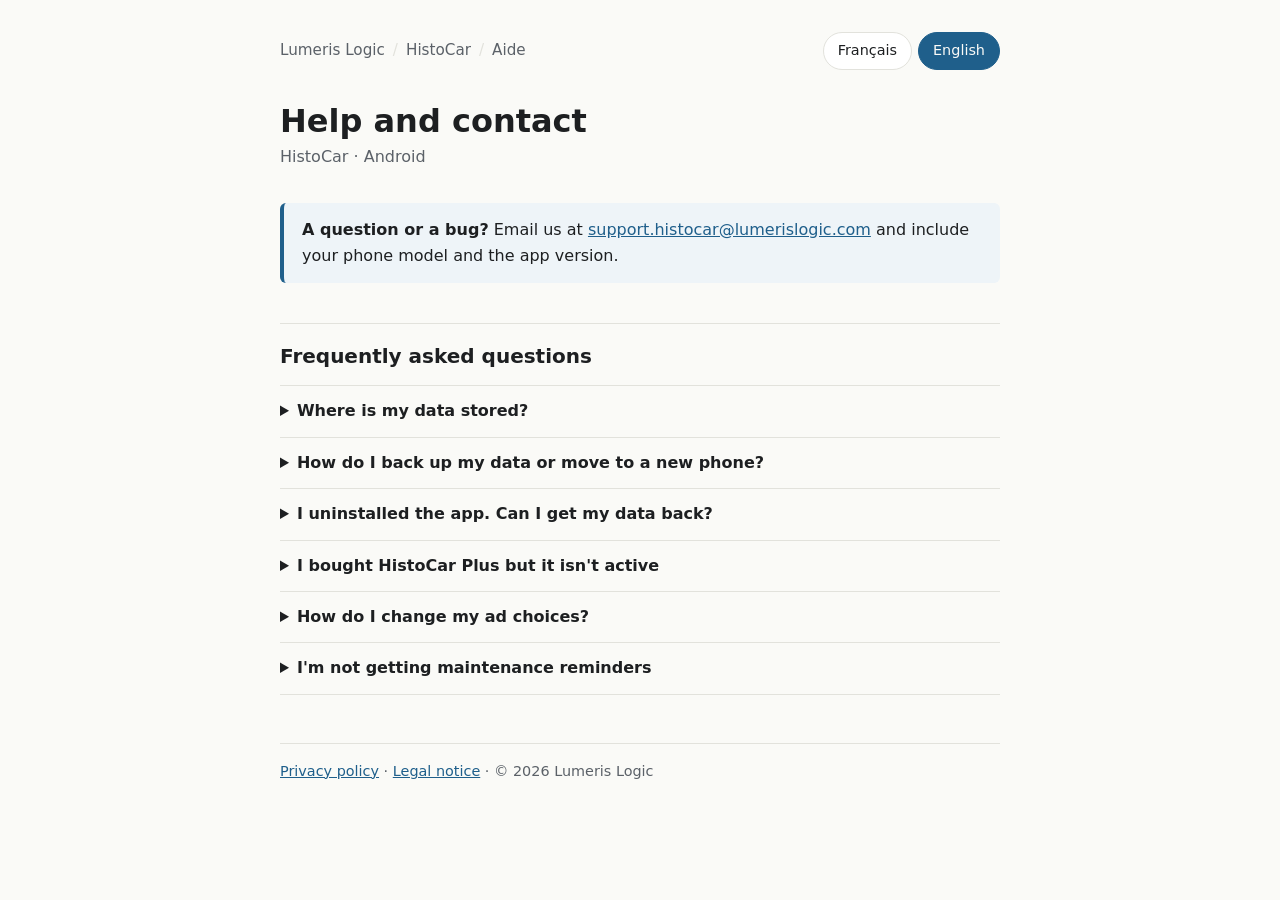
<file: histocar/support/index.html>
<!doctype html>
<html lang="fr">
<head>
<meta charset="utf-8">
<meta name="viewport" content="width=device-width, initial-scale=1">
<title>Aide et contact — HistoCar</title>
<meta name="description" content="Aide et contact pour l'application HistoCar. / Help and contact for the HistoCar app.">
<script>document.documentElement.classList.add('js');</script>
<link rel="stylesheet" href="/assets/site.css">
</head>
<body>
<main>

<header class="site-header">
  <nav class="crumbs" aria-label="Fil d'Ariane"><a href="/">Lumeris Logic</a><span aria-hidden="true">/</span><a href="/histocar/">HistoCar</a><span aria-hidden="true">/</span><a href="/histocar/support/">Aide</a></nav>
  <div class="lang-switch" role="group" aria-label="Langue / Language">
    <button type="button" data-lang="fr" aria-pressed="false">Français</button>
    <button type="button" data-lang="en" aria-pressed="false">English</button>
  </div>
</header>

<section lang="fr" data-title="Aide et contact — HistoCar">
<h1>Aide et contact</h1>
<p class="meta">HistoCar · Android</p>

<div class="note">
  <p><strong>Une question, un bug ?</strong> Écrivez-nous à
  <a href="mailto:support.histocar@lumerislogic.com">support.histocar@lumerislogic.com</a>
  en précisant le modèle de votre téléphone et la version de l'application.</p>
</div>

<h2>Questions fréquentes</h2>

<details>
  <summary>Où sont stockées mes données ?</summary>
  <p>Uniquement sur votre téléphone. HistoCar n'a ni compte ni serveur : nous n'avons aucun accès à vos véhicules,
  entretiens ou justificatifs. La version gratuite affiche des publicités, voir la
  <a href="/histocar/privacy/#fr">politique de confidentialité</a>.</p>
</details>

<details>
  <summary>Comment sauvegarder mes données ou changer de téléphone ?</summary>
  <p>Dans <strong>Réglages → Exporter mes données</strong>, créez un fichier <code>.histocar</code> chiffré et
  <strong>notez la phrase secrète affichée</strong> : sans elle, le fichier ne peut pas être ouvert, et nous ne
  pouvons pas la retrouver. Sur le nouveau téléphone, utilisez <strong>Réglages → Importer des données</strong>.</p>
  <p><strong>Réglages → Sauvegarde automatique</strong> écrit aussi une copie chiffrée dans le dossier de votre
  choix, par exemple un dossier synchronisé.</p>
</details>

<details>
  <summary>J'ai désinstallé l'application, puis-je récupérer mes données ?</summary>
  <p>Seulement si vous disposez d'une sauvegarde <code>.histocar</code> et de sa phrase secrète. La désinstallation
  efface toutes les données de l'appareil, et il n'en existe aucune copie ailleurs.</p>
</details>

<details>
  <summary>J'ai acheté HistoCar Plus, mais il n'est pas actif</summary>
  <p>Vérifiez que le téléphone utilise le même compte Google que lors de l'achat, puis touchez
  <strong>Réglages → Restaurer mes achats</strong>. L'application vérifie aussi automatiquement vos achats à chaque
  lancement tant que Plus n'est pas actif.</p>
</details>

<details>
  <summary>Comment modifier mes choix concernant la publicité ?</summary>
  <p>Dans <strong>Réglages → Modifier mes choix publicitaires</strong>. HistoCar Plus supprime les publicités.</p>
</details>

<details>
  <summary>Je ne reçois pas les rappels d'entretien</summary>
  <p>Vérifiez que les notifications de HistoCar sont autorisées dans les réglages du téléphone, et que l'application
  n'est pas soumise à une optimisation de batterie trop stricte. Les rappels sont volontairement non exacts à la
  minute : ils peuvent arriver avec un léger décalage.</p>
</details>

<footer class="site-footer">
  <p><a href="/histocar/privacy/#fr">Politique de confidentialité</a> · <a href="/mentions-legales/">Mentions légales</a> · © 2026 Lumeris Logic</p>
</footer>
</section>

<section lang="en" data-title="Help and contact — HistoCar">
<h1>Help and contact</h1>
<p class="meta">HistoCar · Android</p>

<div class="note">
  <p><strong>A question or a bug?</strong> Email us at
  <a href="mailto:support.histocar@lumerislogic.com">support.histocar@lumerislogic.com</a>
  and include your phone model and the app version.</p>
</div>

<h2>Frequently asked questions</h2>

<details>
  <summary>Where is my data stored?</summary>
  <p>Only on your phone. HistoCar has no account and no server: we have no access to your vehicles, services or
  receipts. The free version shows ads, see the <a href="/histocar/privacy/#en">privacy policy</a>.</p>
</details>

<details>
  <summary>How do I back up my data or move to a new phone?</summary>
  <p>In <strong>Settings → Export my data</strong>, create an encrypted <code>.histocar</code> file and
  <strong>write down the passphrase shown</strong>: without it the file cannot be opened, and we cannot recover it.
  On the new phone, use <strong>Settings → Import data</strong>.</p>
  <p><strong>Settings → Automatic backup</strong> also writes an encrypted copy to a folder you choose, such as a
  synced folder.</p>
</details>

<details>
  <summary>I uninstalled the app. Can I get my data back?</summary>
  <p>Only if you have a <code>.histocar</code> backup and its passphrase. Uninstalling erases all data from the
  device, and no copy exists anywhere else.</p>
</details>

<details>
  <summary>I bought HistoCar Plus but it isn't active</summary>
  <p>Make sure the phone uses the same Google account as the purchase, then tap
  <strong>Settings → Restore purchases</strong>. The app also checks your purchases automatically at each launch
  until Plus is active.</p>
</details>

<details>
  <summary>How do I change my ad choices?</summary>
  <p>In <strong>Settings → Change my ad choices</strong>. HistoCar Plus removes ads.</p>
</details>

<details>
  <summary>I'm not getting maintenance reminders</summary>
  <p>Check that HistoCar notifications are allowed in your phone's settings and that the app isn't restricted by
  aggressive battery optimisation. Reminders are deliberately not minute-exact and may arrive slightly late.</p>
</details>

<footer class="site-footer">
  <p><a href="/histocar/privacy/#en">Privacy policy</a> · <a href="/mentions-legales/">Legal notice</a> · © 2026 Lumeris Logic</p>
</footer>
</section>

</main>
<script src="/assets/lang-switch.js"></script>
</body>
</html>
</file>
<file: assets/site.css>
/* Lumeris Logic — feuille de style partagée par tout le site
   (page studio, pages d'apps, politiques de confidentialité, aide, mentions légales). */

:root {
  --bg: #fafaf7;
  --fg: #1d1f21;
  --muted: #5b6168;
  --line: #e2e2dc;
  --accent: #1f5f8b;
  --card: #ffffff;
  --note: #eef4f8;
  --font: system-ui, -apple-system, "Segoe UI", Roboto, sans-serif;
  --mono: ui-monospace, "Cascadia Code", Consolas, monospace;
}

@media (prefers-color-scheme: dark) {
  :root {
    --bg: #15171a;
    --fg: #e6e6e3;
    --muted: #a0a6ad;
    --line: #2c3036;
    --accent: #7cb7e0;
    --card: #1c1f23;
    --note: #1a2630;
  }
}

* { box-sizing: border-box; }

body {
  margin: 0;
  background: var(--bg);
  color: var(--fg);
  font: 16px/1.65 var(--font);
}

main {
  max-width: 760px;
  margin: 0 auto;
  padding-inline: 20px;
  padding-block: 32px 80px;
}

/* ---- Typographie ---------------------------------------------------- */

h1 { font-size: 2rem; line-height: 1.2; margin: 0 0 .25rem; text-wrap: balance; }
h2 { font-size: 1.25rem; margin: 2.5rem 0 .75rem; padding-top: 1rem; border-top: 1px solid var(--line); }
h3 { font-size: 1.05rem; margin: 1.5rem 0 .5rem; }
p, ul, ol, dl { margin: 0 0 1rem; }
ul, ol { padding-left: 1.25rem; }
li { margin-bottom: .4rem; }
a { color: var(--accent); }
a:focus-visible, button:focus-visible { outline: 2px solid var(--accent); outline-offset: 2px; }
code { font-family: var(--mono); font-size: .92em; }

.meta { color: var(--muted); margin-bottom: 2rem; }
.lede { font-size: 1.1rem; color: var(--muted); }

/* ---- En-tête du site : fil d'Ariane + sélecteur de langue ------------ */

.site-header {
  display: flex;
  flex-wrap: wrap;
  align-items: center;
  justify-content: space-between;
  gap: 12px;
  margin-bottom: 32px;
}

.crumbs { display: flex; flex-wrap: wrap; align-items: center; gap: 8px; font-size: .95rem; }
.crumbs a { color: var(--muted); text-decoration: none; }
.crumbs a:hover { color: var(--accent); text-decoration: underline; }
.crumbs span { color: var(--line); }

.lang-switch { display: flex; gap: 6px; }
.lang-switch button {
  font: inherit;
  font-size: .9rem;
  padding: 6px 14px;
  border-radius: 999px;
  cursor: pointer;
  border: 1px solid var(--line);
  background: var(--card);
  color: var(--fg);
}
.lang-switch button[aria-pressed="true"] { background: var(--accent); border-color: var(--accent); color: var(--bg); }

/* Pages bilingues : une <section lang> visible à la fois quand JS est actif,
   les deux l'une sous l'autre sinon. */
html.js section[lang]:not(.active) { display: none; }
html:not(.js) .lang-switch { display: none; }
html:not(.js) section[lang] + section[lang] { margin-top: 4rem; padding-top: 2rem; border-top: 3px solid var(--line); }

/* ---- Blocs de contenu ------------------------------------------------ */

.note {
  background: var(--note);
  border-left: 4px solid var(--accent);
  padding: 14px 18px;
  border-radius: 6px;
  margin-bottom: 1.5rem;
}
.note p:last-child { margin-bottom: 0; }

.table-wrap { overflow-x: auto; margin: 0 0 1rem; }
table { width: 100%; border-collapse: collapse; background: var(--card); font-size: .95rem; }
th, td { text-align: left; vertical-align: top; padding: 10px 12px; border: 1px solid var(--line); }
th { font-weight: 600; }

nav.toc ol { columns: 2; column-gap: 2rem; }

/* Liste de définitions (mentions légales, fiches) */
dl.facts { display: grid; grid-template-columns: max-content 1fr; gap: 6px 20px; }
dl.facts dt { font-weight: 600; }
dl.facts dd { margin: 0; }

/* FAQ */
details { border-top: 1px solid var(--line); padding-block: 12px; }
details:last-of-type { border-bottom: 1px solid var(--line); }
summary { cursor: pointer; font-weight: 600; }
details > :not(summary) { margin-top: .6rem; }

/* Liens d'une page d'app */
.links { list-style: none; padding: 0; display: flex; flex-wrap: wrap; gap: 10px; }
.links li { margin: 0; }
.links a {
  display: inline-block;
  padding: 8px 16px;
  border: 1px solid var(--line);
  border-radius: 8px;
  background: var(--card);
  text-decoration: none;
}
.links a:hover { border-color: var(--accent); }

/* Page en préparation */
.placeholder { color: var(--muted); }

/* ---- Pied de page ---------------------------------------------------- */

.site-footer {
  margin-top: 3rem;
  padding-top: 1rem;
  border-top: 1px solid var(--line);
  color: var(--muted);
  font-size: .9rem;
}
.site-footer p { margin-bottom: .4rem; }

@media (max-width: 560px) {
  h1 { font-size: 1.6rem; }
  nav.toc ol { columns: 1; }
  dl.facts { grid-template-columns: 1fr; gap: 2px; }
  dl.facts dd { margin-bottom: 10px; }
}
</file>
